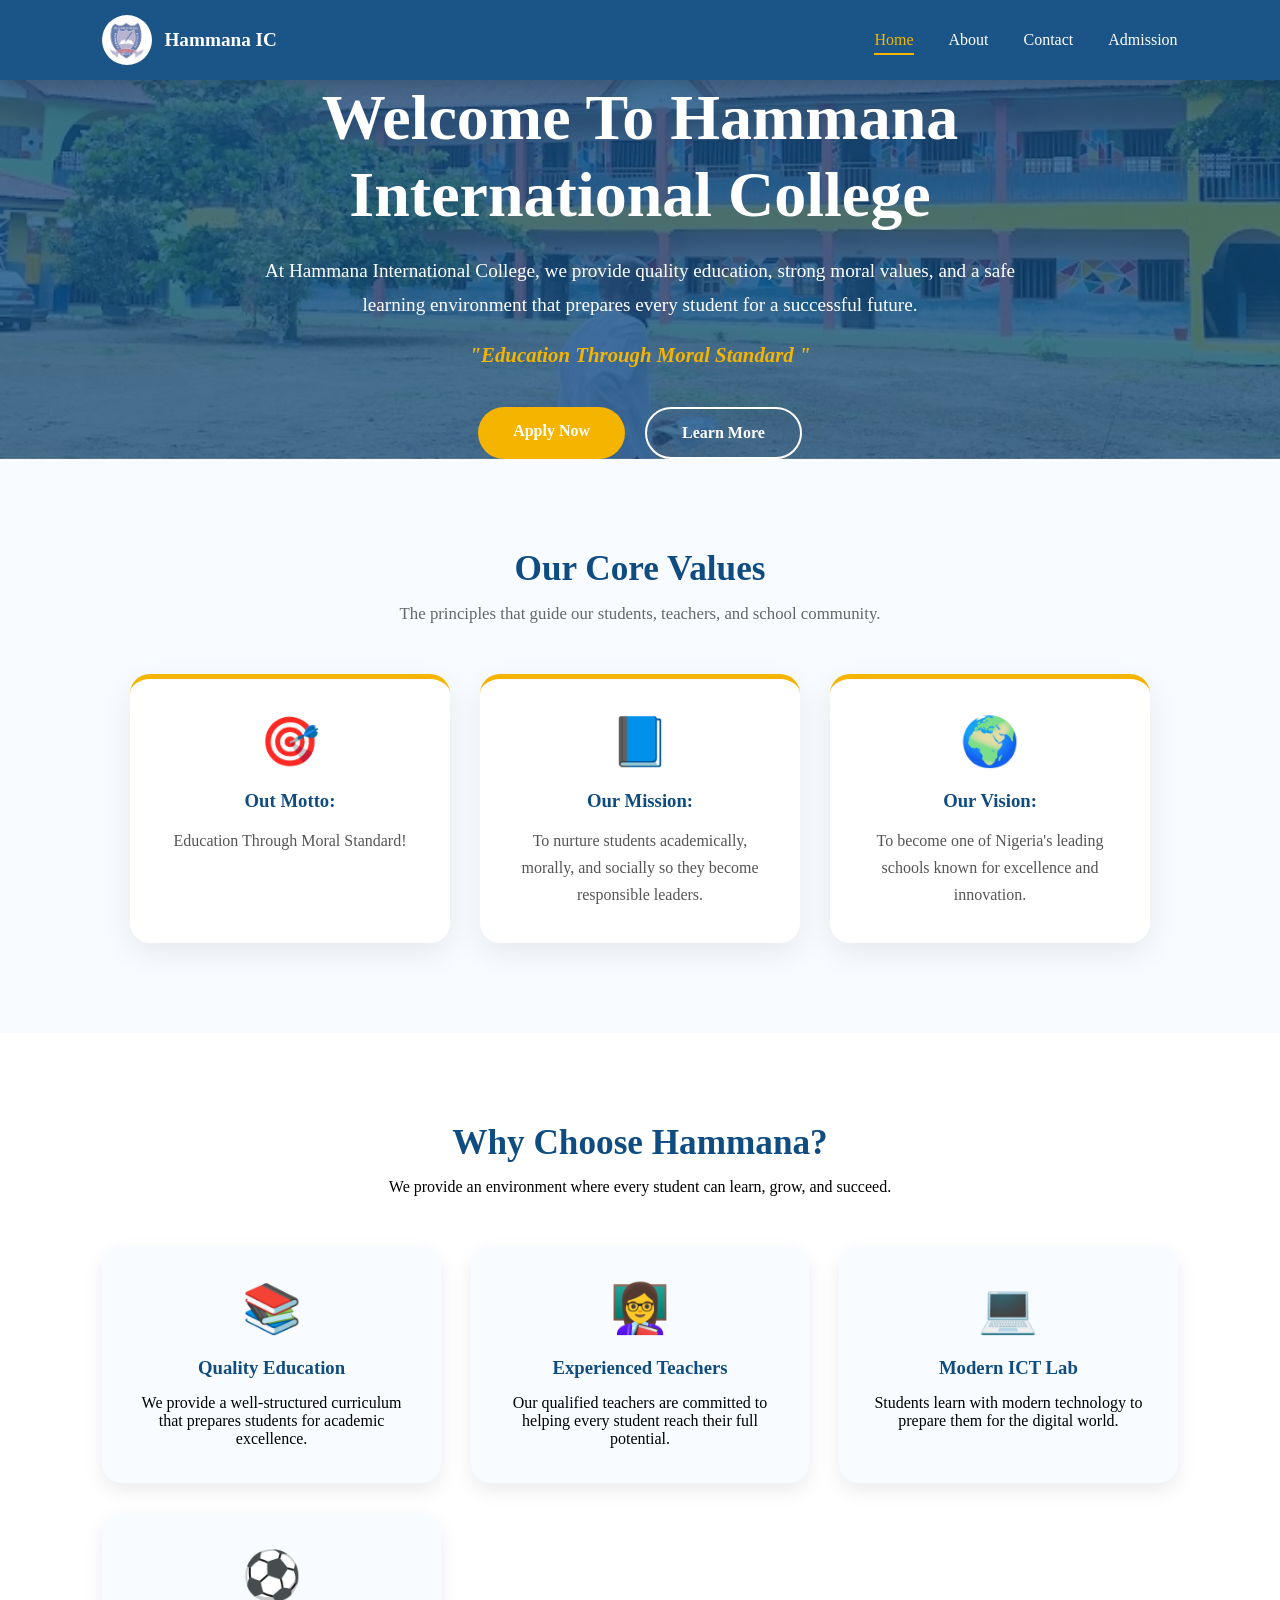
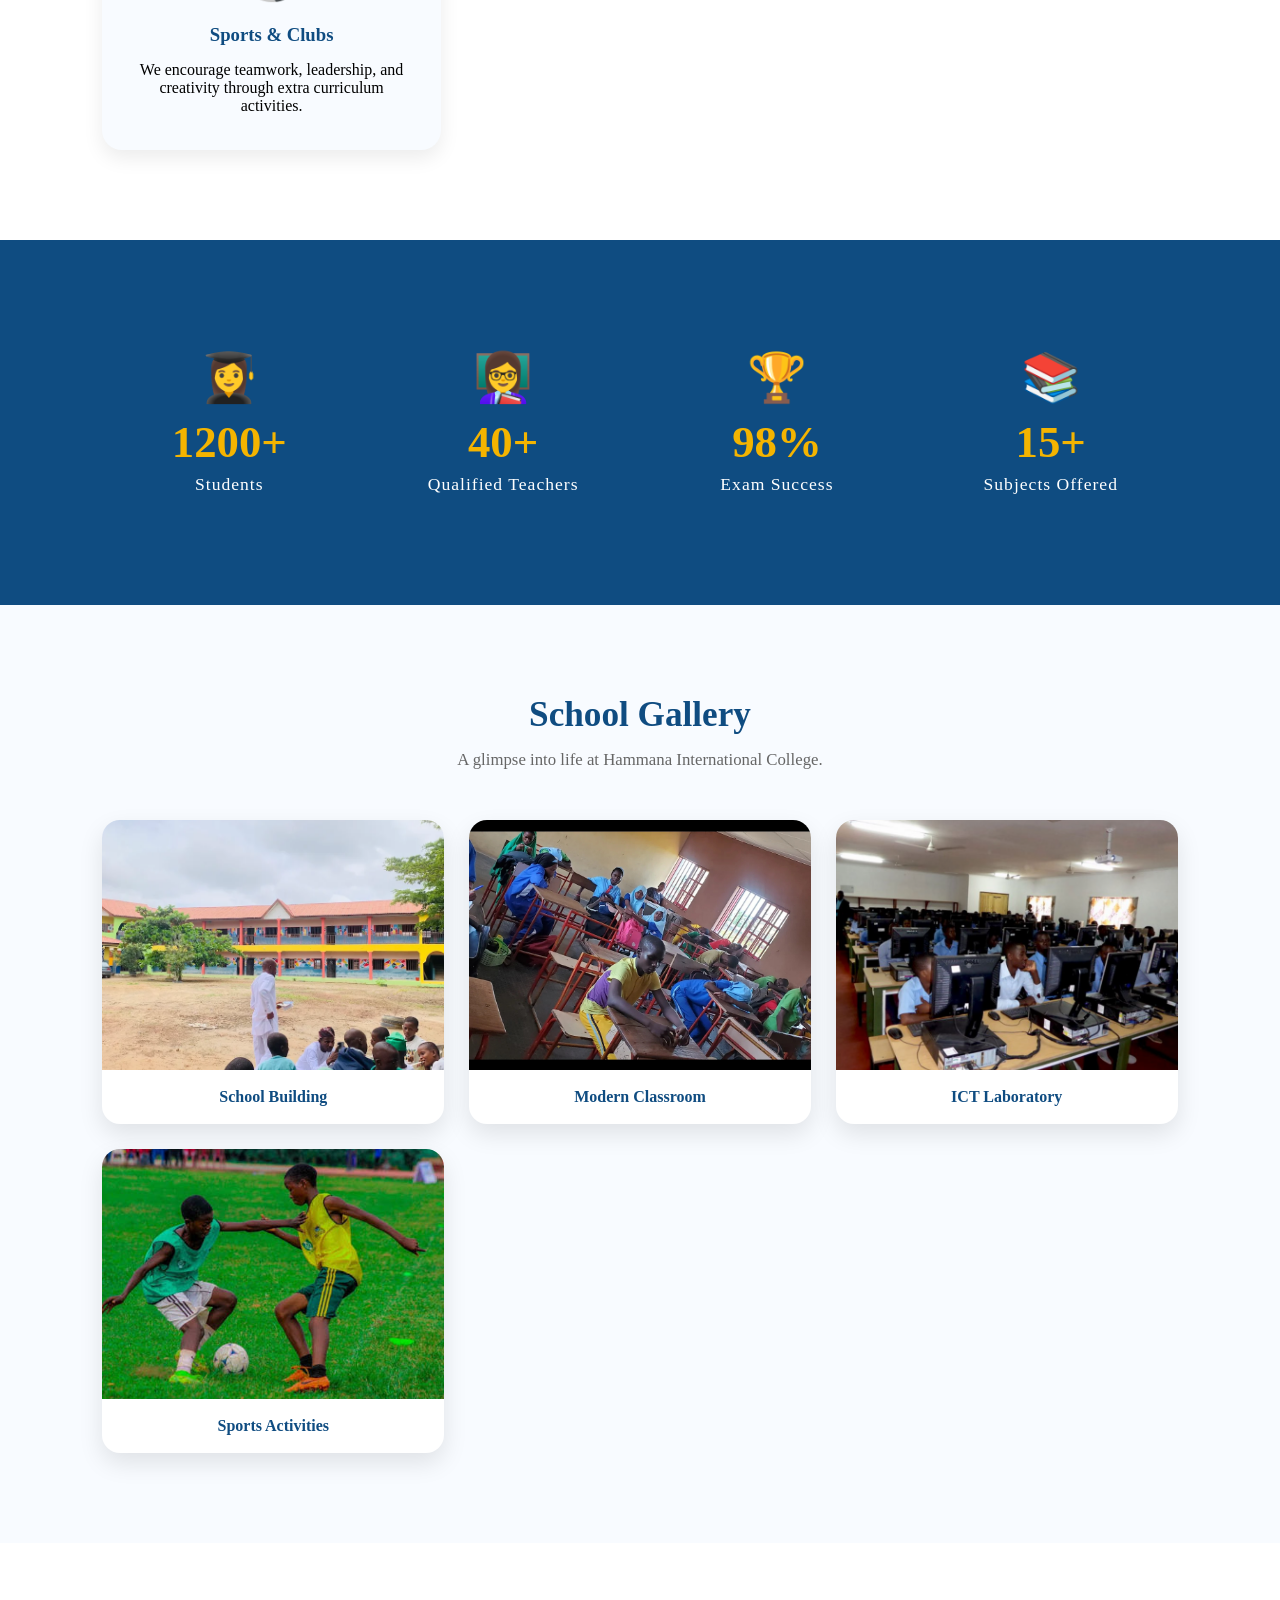
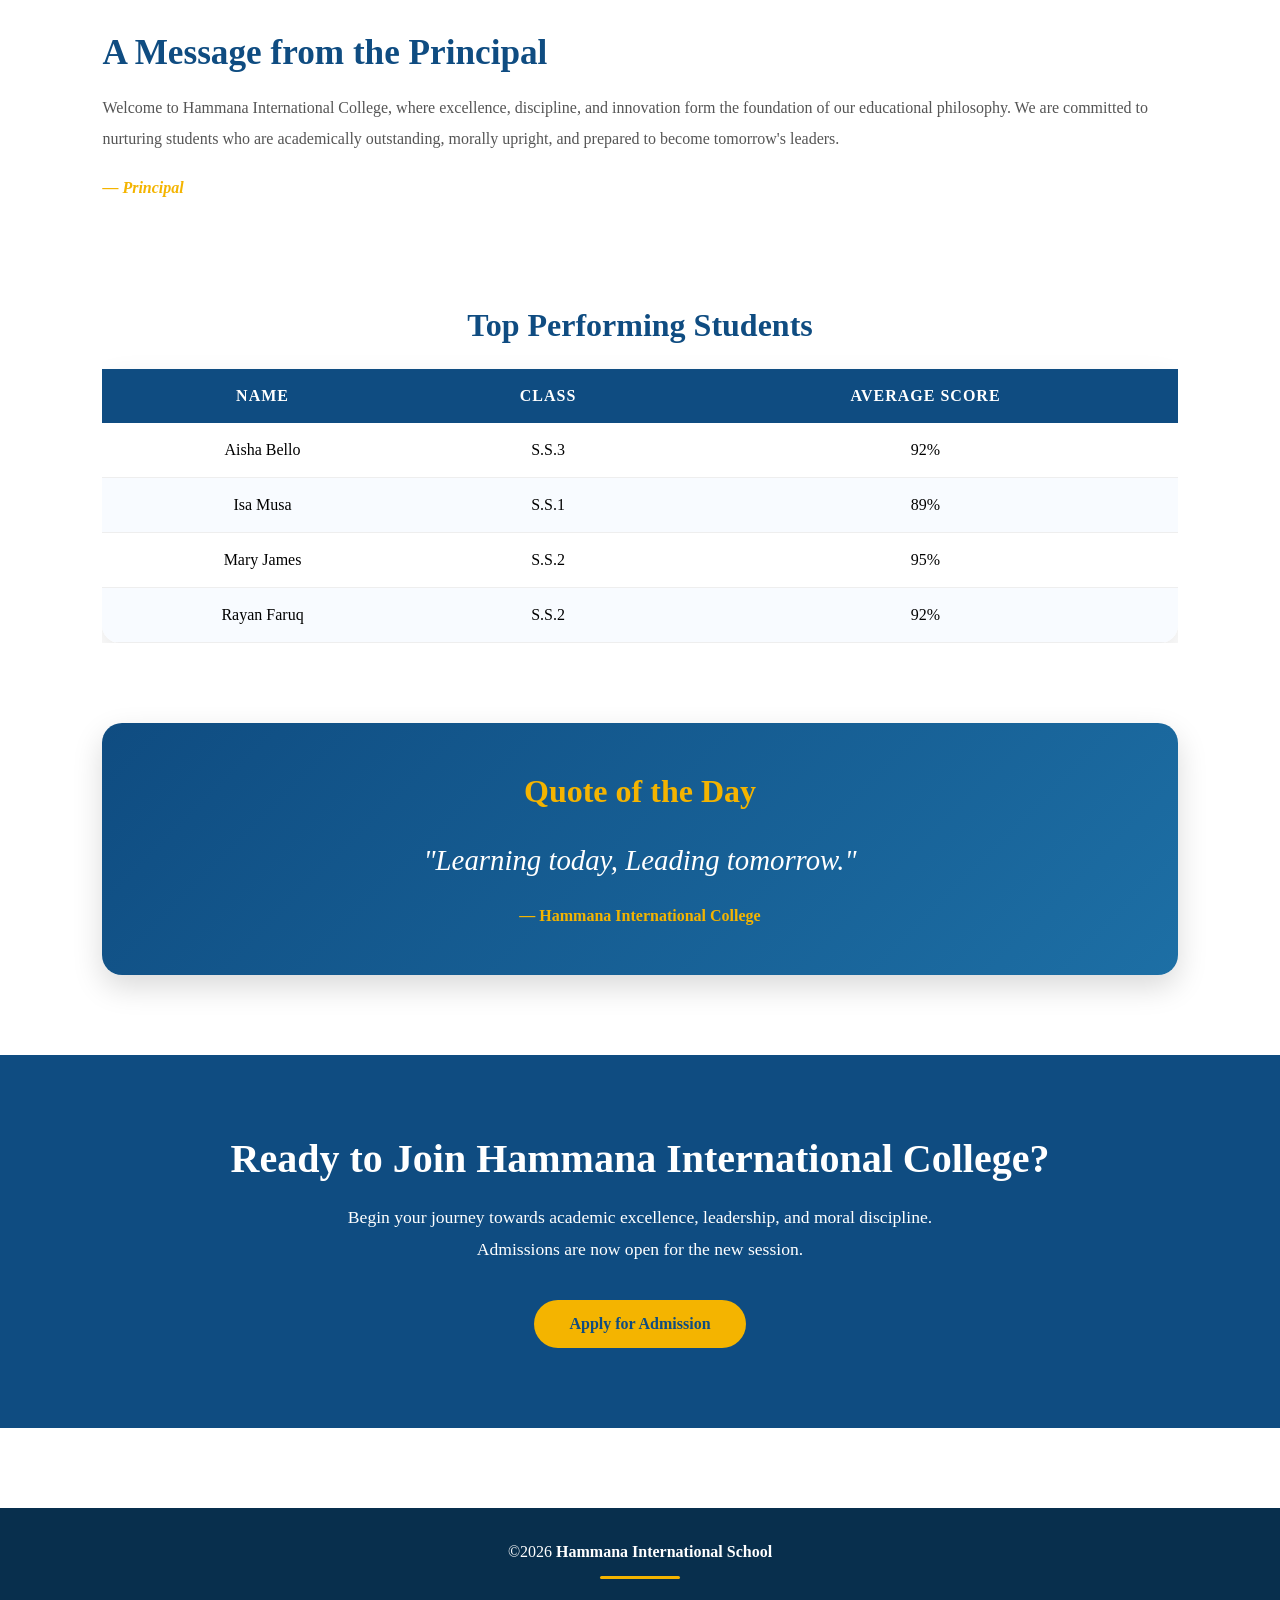
<file: index.html>
<!DOCTYPE html>
<html lang="en">
<head>
    <meta charset="UTF-8">
    <meta name="viewport" content="width=device-width, initial-scale=1.0">
    <title>Hammana website</title>
    <link rel="stylesheet" href="style.css">
    <link rel="icon" type="image/x-icon" href="./img/favicon.png">
</head>
<body>
  <nav class="navbar">

    <a href="index.html" class="logo">
        <img src="./img/hic-logo.png" alt="Hammana Logo">
        <span>Hammana IC</span>
    </a>

    <div class="nav-links">
        <a href="index.html" class="active">Home</a>
        <a href="about.html">About</a>
        <a href="contact.html">Contact</a>
        <a href="admission.html">Admission</a>
    </div>

</nav>
<header class="hero">
   
   <div class="hero-text">
   <h1>Welcome To Hammana International College</h1>
   <p class="hero-description"> At Hammana International College, we provide quality education, strong moral values, and a safe learning environment that prepares every student for a successful future.</p>
   <p class="hero-motto">
       "Education Through Moral Standard "
   </p>
   <div class="hero-links">
       <a href="admission.html" class="pri-btn">Apply Now</a>
       <a href="about.html" class="sec-btn">Learn More</a>
   </div>
   </div>
</header>

<section class="core-values">
     <h2>Our Core Values</h2>
     <p class="section-subtitle">The principles that guide our students, teachers, and school community.</p>
     <div class="values-container">
         <article class="value-card">
             <span class="value-icon">🎯</span>
     <h3>Out Motto:</h3>
     <p>Education Through Moral Standard!</p>
     </article>
     <article class="value-card">
             <span class="value-icon">📘</span>
     <h3>Our Mission:</h3>
     <p>To nurture students academically, morally, and socially so they become responsible leaders.</p>
     </article>
     <article class="value-card">
             <span class="value-icon">🌍</span>
     <h3>Our Vision:</h3>
     <p>To become one of Nigeria's leading schools known for excellence and innovation.</p>
       </article>
     </div>
 </section>
 <!-- Why Choose Us-->
 <section class="why-us">
     <h2>Why Choose Hammana?</h2>
     <p class="section-title">We provide an environment where every student can learn, grow, and succeed.</p>
     <div class="why-grid">
         <article class="why-card">
             <span class="why-icon">📚</span>
             <h3>Quality Education</h3>
             <p>We provide a well-structured curriculum that prepares students for academic excellence.</p>
         </article>
         <article class="why-card">
             <span class="why-icon">👩‍🏫</span>
             <h3>Experienced Teachers</h3>
             <p>Our qualified teachers are committed to helping every student reach their full potential.</p>
         </article>
         <article class="why-card">
             <span class="why-icon">💻</span>
             <h3>Modern ICT Lab</h3>
             <p>Students learn with modern technology to prepare them for the digital world.</p>
         </article>
         <article class="why-card">
             <span class="why-icon">⚽</span>
             <h3>Sports & Clubs</h3>
             <p>We encourage teamwork, leadership, and creativity through extra curriculum activities.</p>
         </article>
     </div>
 </section>
 <!-- School Statistics-->
 <section class="stats">
     <div class="stat-card">
         <span class="stat-icon">👩‍🎓</span>
         <h2>1200+</h2>
         <p>Students</p>
      </div>
      <div class="stat-card">
         <span class="stat-icon">👩‍🏫</span>
         <h2>40+</h2>
         <p>Qualified Teachers</p>
     </div>
     <div class="stat-card">
         <span class="stat-icon">🏆</span>
         <h2>98%</h2>
         <p>Exam Success</p>
     </div>
     <div class="stat-card">
         <span class="stat-icon">📚</span>
         <h2>15+</h2>
         <p>Subjects Offered</p>
     </div>
 </section>
 <!-- Gallery -->
 <section class="gallery">
     <h2>School Gallery</h2>
     <p class="section-subtitle">A glimpse into life at Hammana International College.</p>
     <div class="gallery-grid">
     <figure class="gallery-item">
       <img src="./img/hammana.png" alt="School Building">
       <figcaption>School Building</figcaption>
     </figure>
     <figure class="gallery-item">
       <img src="./img/classroom.png" alt="Classroom">
       <figcaption>Modern Classroom</figcaption>
     </figure>
     <figure class="gallery-item">
       <img src="./img/ict.png" alt="ICT Lab">
       <figcaption>ICT Laboratory</figcaption>
     </figure>
     <figure class="gallery-item">
       <img src="./img/sports.png" alt="Sports">
       <figcaption>Sports Activities</figcaption>
     </figure>
     </div>
 </section>
 <section class="principal">
    <div class="principal-content">
      <h2>A Message from the Principal</h2>
       <p>Welcome to Hammana International College, where excellence, discipline, and innovation form the foundation of our educational philosophy. We are committed to nurturing students who are academically outstanding, morally upright, and prepared to become tomorrow's leaders.
        </p>
        <h4>— Principal</h4>
     </div>
 </section>
     <div class="table-container">
       <table class="students-table">
           <caption>Top Performing Students</caption>
           <thead>
           <tr>
               <th>Name</th>
               <th>Class</th>
               <th>Average score</th>
           </tr>
           </thead>
           <tbody>
           <tr>
               <td>Aisha Bello</td>
               <td>S.S.3</td>
               <td>92%</td>
           </tr>
           <tr>
               <td>Isa Musa</td>
               <td>S.S.1</td>
               <td>89%</td>
           </tr>
           <tr>
               <td>Mary James</td>
               <td>S.S.2</td>
               <td>95%</td>
           </tr>
           <tr>
               <td>Rayan Faruq</td>
               <td>S.S.2</td>
               <td>92%</td>
           </tr>
          </tbody>
       </table>
     </div>
     <section class="quote-section">
    <h2>Quote of the Day</h2>
    <blockquote>
        "Learning today, Leading tomorrow."
    </blockquote>
    <p class="quote-author">— Hammana International College</p>
</section>
       <section class="cta">
    <h2>Ready to Join Hammana International College?</h2>
    <p>Begin your journey towards academic excellence, leadership, and moral discipline. Admissions are now open for the new session.
    </p>
    <a href="admission.html" class="cta-btn">Apply for Admission</a>
</section>
       
       
       <footer class="footer">
           <p>&copy;2026
           <a href="https://hammana.com"target="_blank">Hammana International School</a></p>
       </footer>
</body>
</html>
</file>
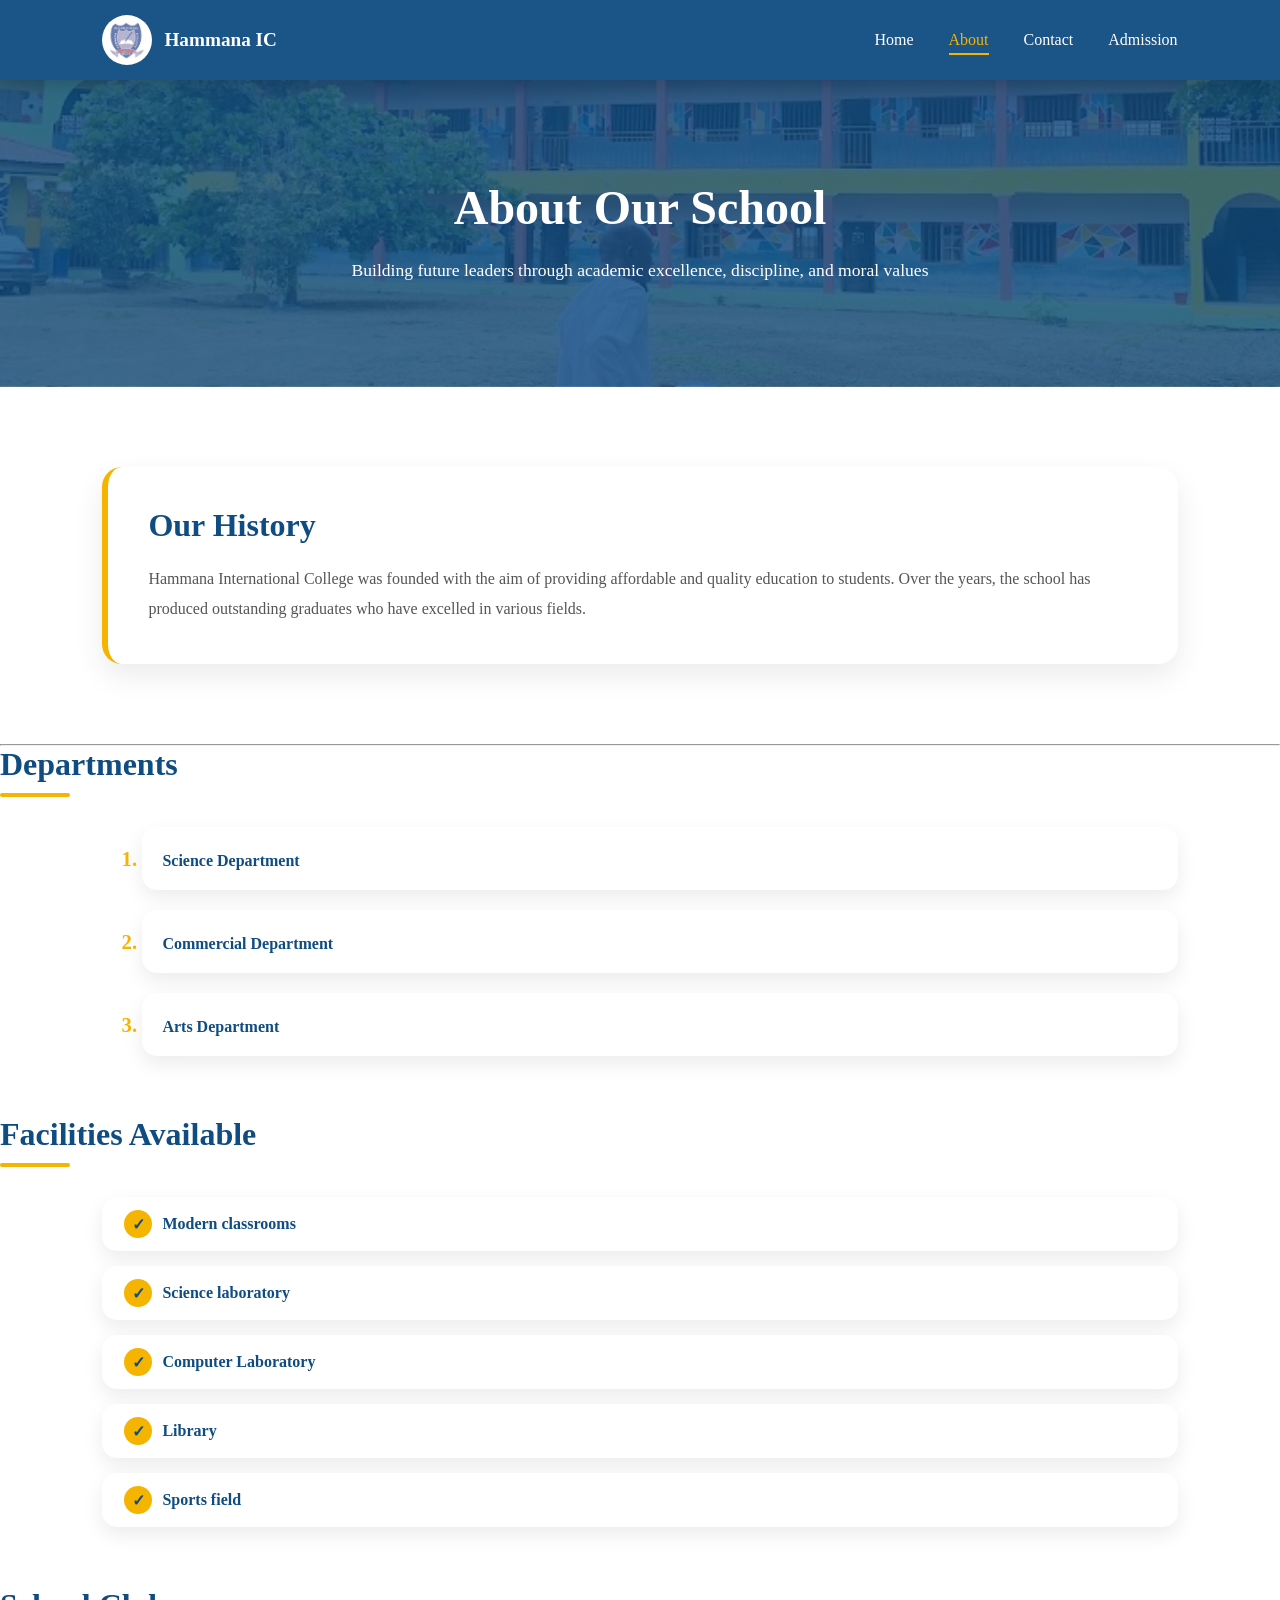
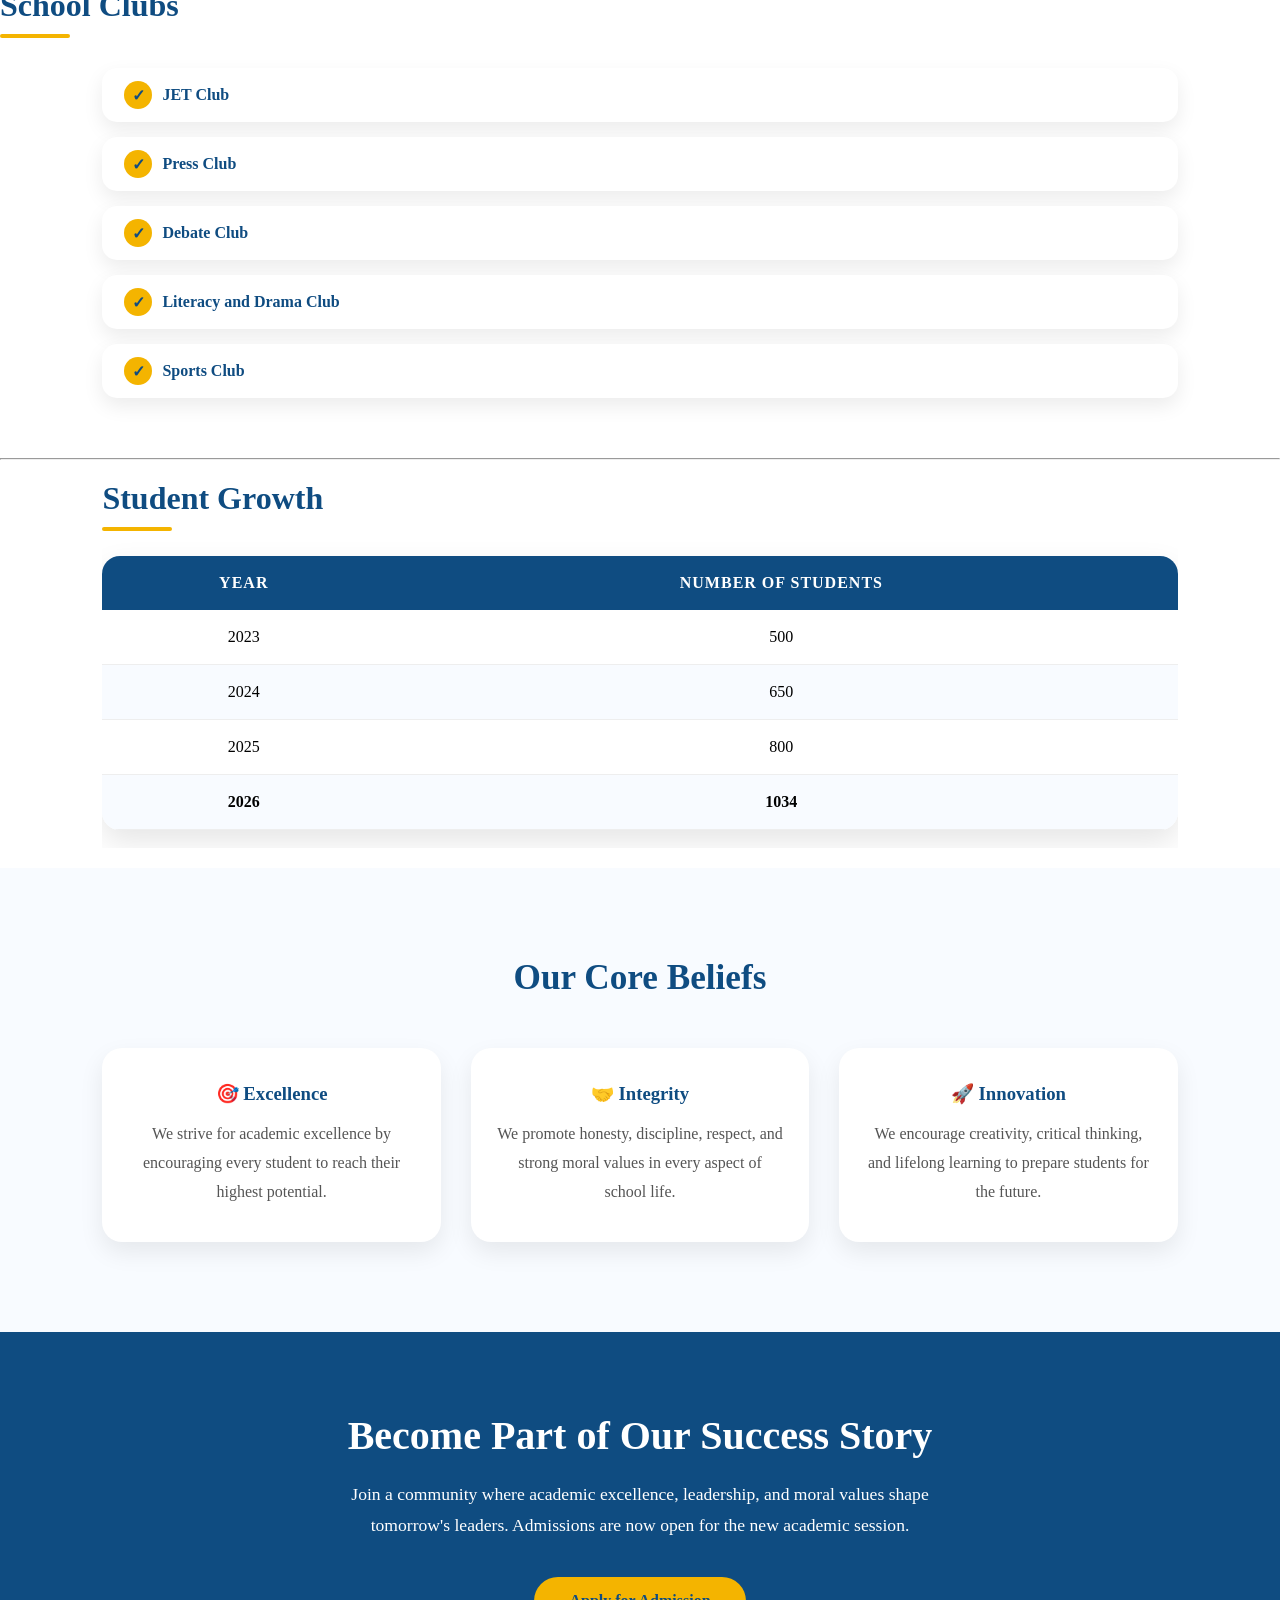
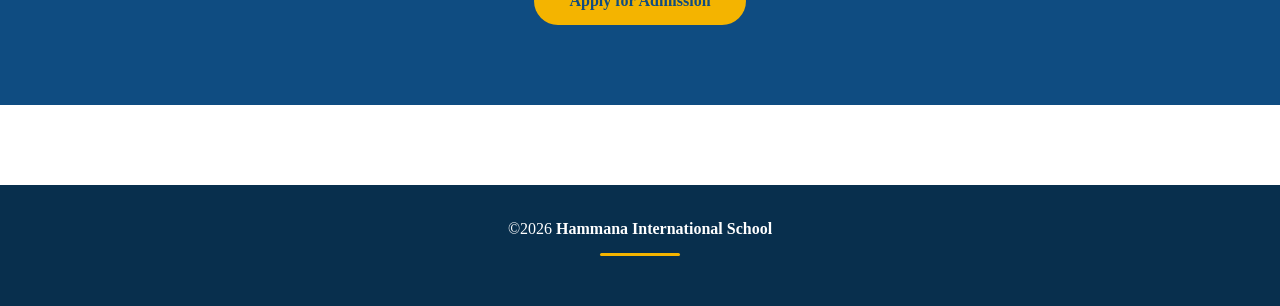
<file: about.html>
<!DOCTYPE html>
<html lang="en">
<head>
    <meta charset="UTF-8">
    <meta name="viewport" content="width=device-width, initial-scale=1.0">
    <title>Hammana website</title>
    <link rel="stylesheet" href="style.css">
    <link rel="icon" type="image/x-icon" href="./img/favicon.png">
</head>
<body>
  <nav class="navbar">

    <a href="index.html" class="logo">
        <img src="./img/hic-logo.png" alt="Hammana Logo">
        <span>Hammana IC</span>
    </a>

    <div class="nav-links">
        <a href="index.html">Home</a>
        <a href="about.html" class="active">About</a>
        <a href="contact.html">Contact</a>
        <a href="admission.html">Admission</a>
    </div>
  </nav>
  <header class="page-hero">
    <h1>About Our School</h1> 
    <p>Building future leaders through academic excellence, discipline, and moral values</p>
  </header>
  <main>
    <article>
      <section class="history">
        <div class="history-card">
          <h2>Our History</h2>
          <p>Hammana International College was founded with the aim of providing affordable and quality education to students. Over the years, the school has produced outstanding graduates who have excelled in various fields.</p>
          </div>
      </section><hr>
      
      <section class="abt-sec">
        <h3>Departments</h3>
          <ol class="dept-list">
            <li>Science Department</li>
            <li>Commercial Department</li>
            <li>Arts Department</li>
          </ol>
        <h3>Facilities Available</h3>
          <ul class="about-list">
            <li>Modern classrooms</li>
            <li>Science laboratory</li>
            <li>Computer Laboratory</li>
            <li>Library</li>
            <li>Sports field</li>
          </ul>
        <h3>School Clubs</h3>
          <ul class="about-list">
            <li>JET Club</li>
            <li>Press Club</li>
            <li>Debate Club</li>
            <li>Literacy and Drama Club</li>
            <li>Sports Club</li>
          </ul>
      </section><hr>
      <section class="table-container">
          <h3 id="s-g">Student Growth</h3>
        <table class="growth-table">
            
          <thead>
            <tr>
              <th>Year</th>
              <th>Number of students</th>
            </tr>
          </thead>
          <tbody>
            <tr>
              <td>2023</td>
              <td>500</td>
            </tr>
            <tr>
              <td>2024</td>
              <td>650</td>
            </tr>
            <tr>
              <td>2025</td>
              <td>800</td>
            </tr>
            <tr class="current-year">
              <td>2026</td>
              <td>1034</td>
            </tr>
          </tbody>
        </table><br>
      </section>
    </article>
    <section class="beliefs">

    <h2>Our Core Beliefs</h2>

    <div class="belief-grid">
       <div class="belief-card">
            <h3>🎯 Excellence</h3>
            <p>We strive for academic excellence by encouraging every student to reach their highest potential.
            </p>
        </div>

        <div class="belief-card">
            <h3>🤝 Integrity</h3>
            <p>We promote honesty, discipline, respect, and strong moral values in every aspect of school life.
            </p>
        </div>

        <div class="belief-card">
            <h3>🚀 Innovation</h3>
            <p>We encourage creativity, critical thinking, and lifelong learning to prepare students for the future.
            </p>
        </div>
    </div>
</section>
<section class="cta">
    <h2>Become Part of Our Success Story</h2>

    <p>
        Join a community where academic excellence, leadership, and moral values
        shape tomorrow's leaders. Admissions are now open for the new academic session.
    </p>

    <a href="admission.html" class="cta-btn">Apply for Admission</a>
</section>
  </main>
  <footer class="footer">
           <p>&copy;2026
           <a href="https://hammana.com"target="_blank">Hammana International School</a></p>
       </footer>
</body>
</html>
</file>
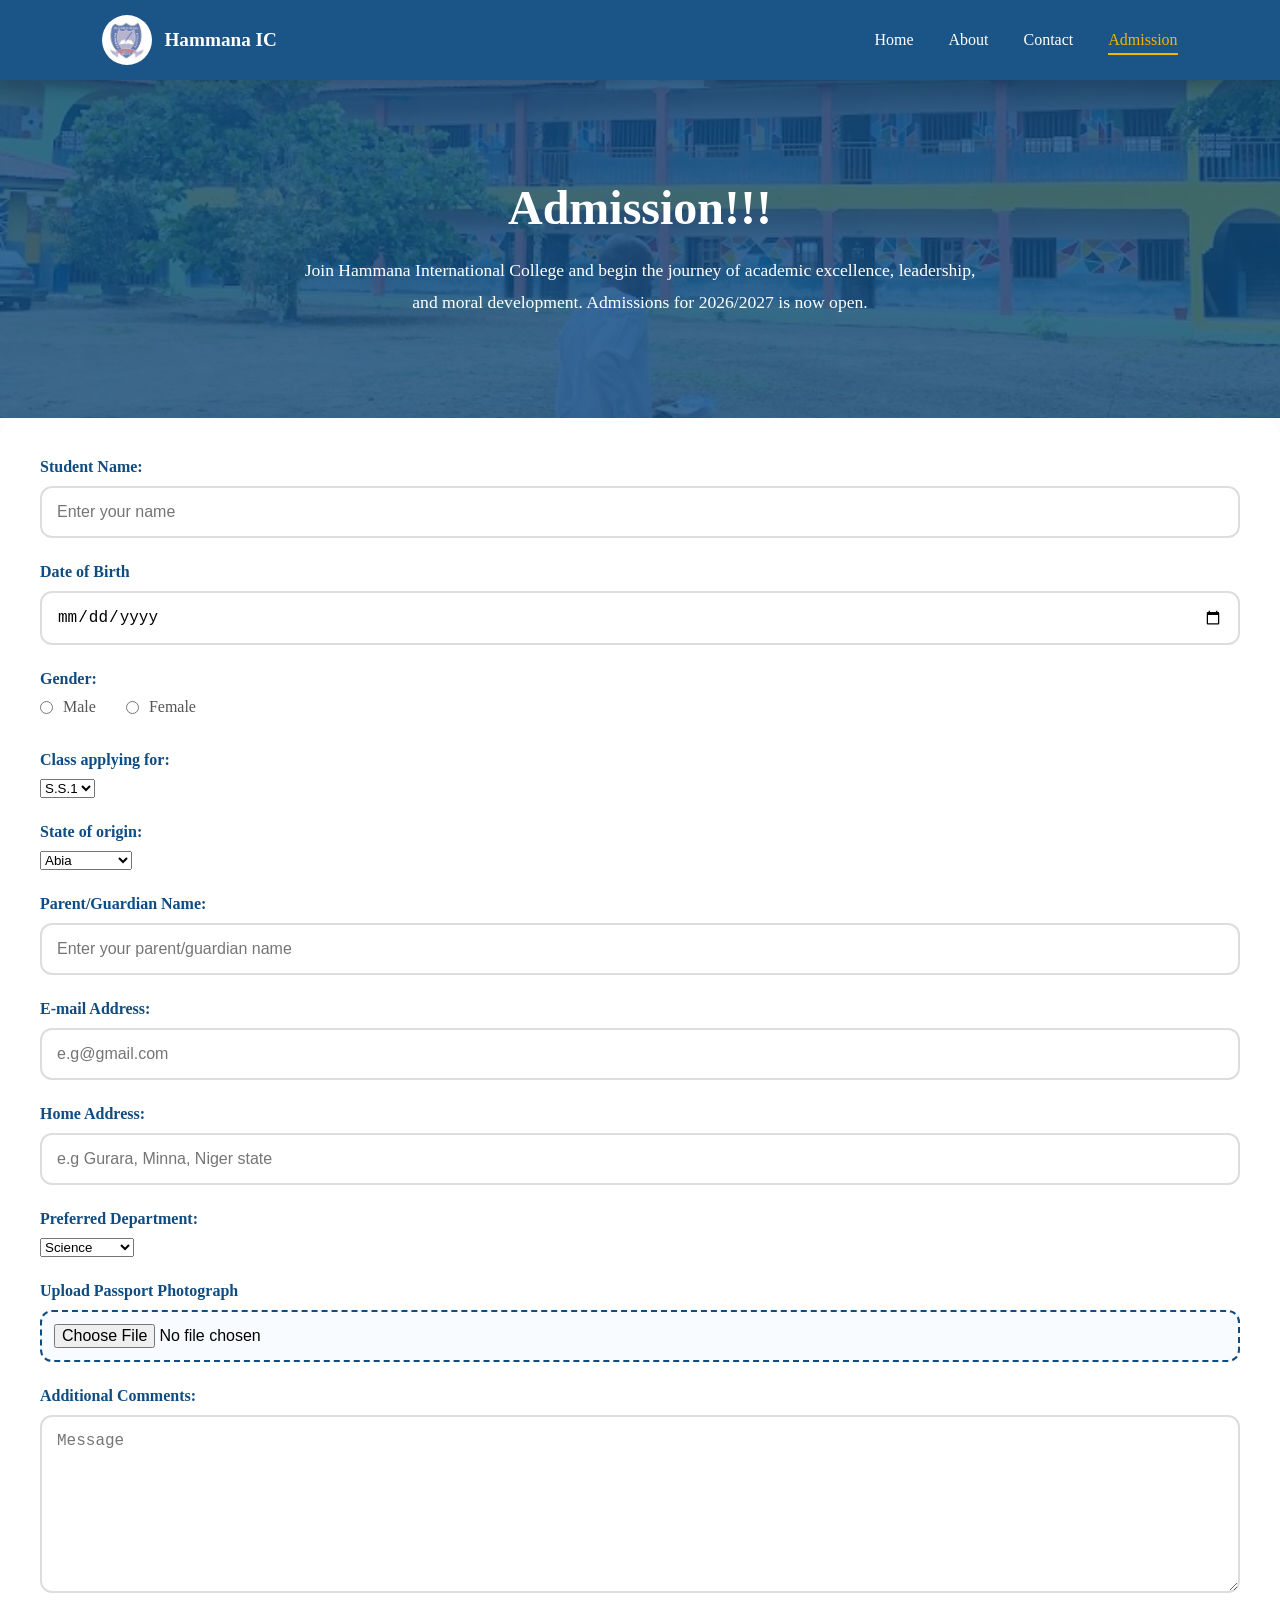
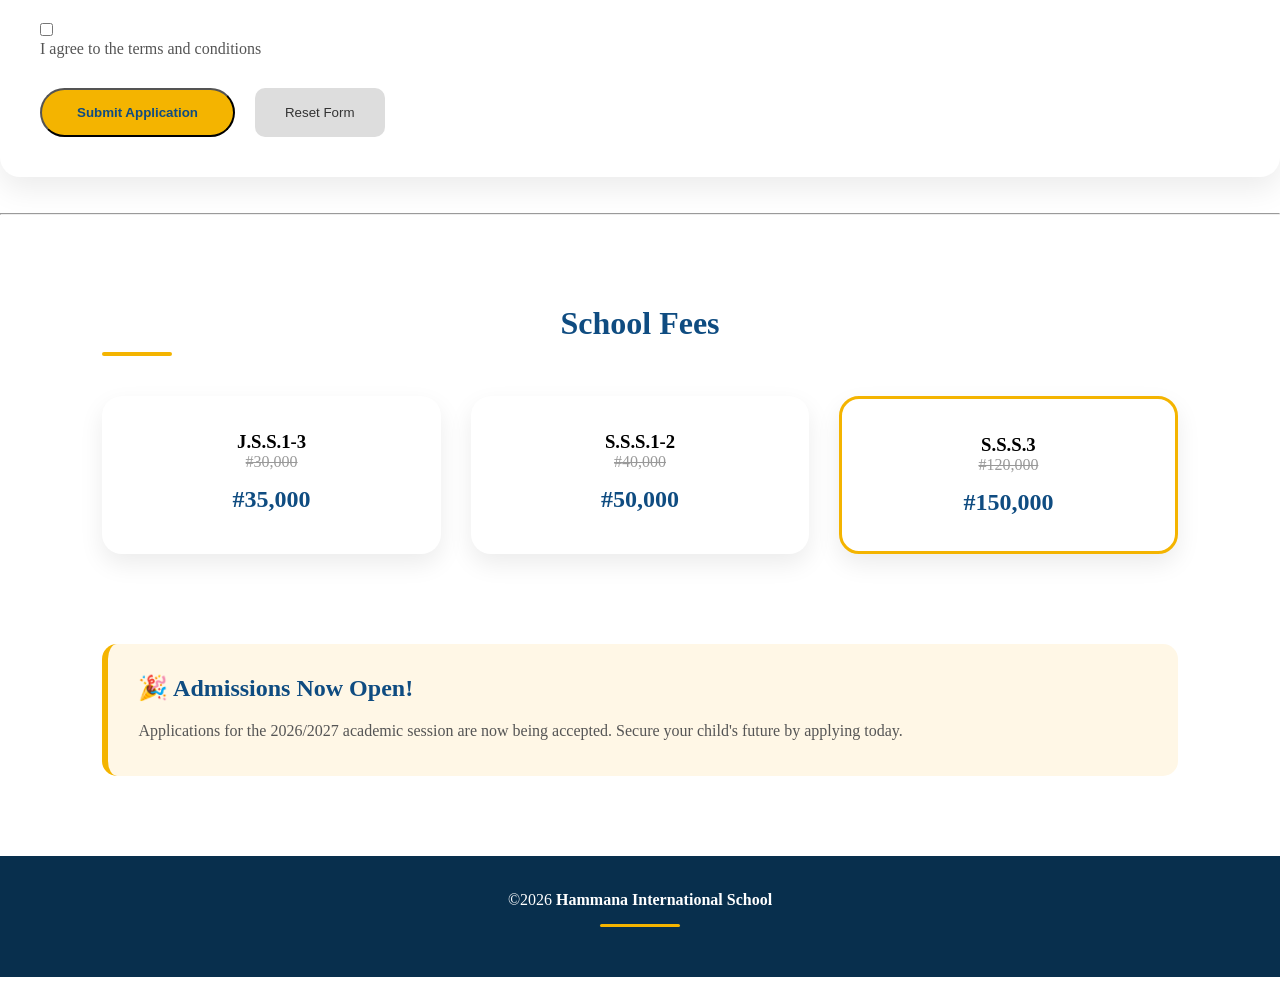
<file: admission.html>
<!DOCTYPE html>
<html lang="en">
<head>
    <meta charset="UTF-8">
    <meta name="viewport" content="width=device-width, initial-scale=1.0">
    <title>Hammana website</title>
    <link rel="stylesheet" href="style.css">
    <link rel="icon" type="image/x-icon" href="./img/favicon.png">
</head>
<body>
  <nav class="navbar">

    <a href="index.html" class="logo">
        <img src="./img/hic-logo.png" alt="Hammana Logo">
        <span>Hammana IC</span>
    </a>

    <div class="nav-links">
        <a href="index.html">Home</a>
        <a href="about.html">About</a>
        <a href="contact.html">Contact</a>
        <a href="admission.html" class="active">Admission</a>
    </div>

</nav>
<header class="page-hero">
  <h1>Admission!!!</h1>
  <p>Join Hammana International College and begin the journey of academic excellence, leadership, and moral development. Admissions for 2026/2027 is now open.</p>
  </header>
  <form class="form-container">
      <div class="form-group">
      <label for="name">Student Name:</label>
      <input type="text"id="name"name="name"placeholder="Enter your name">
      </div>
      <div class="form-group">
      <label for="dob">Date of Birth</label>
      <input type="date"id="dob"name="dob" placeholder="Choose your date of birth">
      </div>
       <div class="form-group">
        <label>Gender:</label>
        <div class="radio-group">
      <label>
<input type="radio"id="male" name="gender"> Male</label>
<label>
<input type="radio"id="female" name="gender">
 Female</label>
   </div>
 </div>
 <div class="form-group">
 <label for="class">Class applying for:</label>
   <select>
       <option>S.S.1</option>
       <option>S.S.2</option>
       <option>S.S.3</option>
   </select>
   </div>
   <div class="form-group">
   <label for="state">State of origin:</label>
       <select>
                 <option>Abia</option>
                 <option>Adamawa</option>
                 <option>Akwa Ibom</option>
                 <option>Anambra</option>
                 <option>Bauchi</option>
                 <option>Bayelsa</option>
                 <option>Benue</option>
                 <option>Borno</option>
                 <option>Calabar</option>
                 <option>Cross River</option>
                 <option>Delta</option>
                 <option>Ebonyi</option>
                 <option>Edo</option>
                 <option>Ekiti</option>
                 <option>Enugu</option>
                 <option>Gombe</option>
                 <option>Imo</option>
                 <option>Jigawa</option>
                 <option>Kaduna</option>
                 <option>Kano</option>
                 <option>Katsina</option>
                 <option>Kebbi</option>
                 <option>Kogi</option>
                 <option>Kwara</option>
                 <option>Lagos</option>
                 <option>Nasarawa</option>
                 <option>Niger</option>
                 <option>Ogun</option>
                 <option>Ondo</option>
                 <option>Osun</option>
                 <option>Oyo</option>
                 <option>Plateau</option>
                 <option>Riverd</option>
                 <option>Sokoto</option>
                 <option>Taraba</option>
                 <option>Yobe</option>
                 <option>Zamfara</option>
                 <option>FCT Abuja</option>
             </select>
             </div>
             <div class="form-group">
       <label for="parent">Parent/Guardian Name:</label>
       <input type="text"id="parent"name="parent" placeholder="Enter your parent/guardian name">
       </div>
       <div class="form-group">
       <label for="email">E-mail Address:</label>
       <input type="email"id="email"name="email"placeholder="e.g@gmail.com">
       </div>
       <div class="form-group">
       <label for="home-address">Home Address:</label>
       <input type="address"id="home-address"name="home-address"placeholder="e.g Gurara, Minna, Niger state">
       </div>
       <div class="form-group">
       <label for="department">Preferred Department:</label>
       <select>
           <option>Science</option>
           <option>Art</option>
           <option>Commercial</option>
       </select>
       </div>
       <div class="form-group">
       <label for="passport">Upload Passport Photograph</label>
       <input type="file"id="passport"name="passport">
       </div>
       <div class="form-group">
       <label for="comments">Additional Comments:</label>
       <textarea id="comments"name="comments"placeholder="Message" rows="8"></textarea>
       
       </div>
       <div class="checkbox-group">
       <input type="checkbox" id="agree" name="agree">
  <label for="agree">I agree to the terms and conditions</label>
      </div>
      <div class="form-buttons">
    <button type="submit" class="cta-btn">
        Submit Application
    </button>
    <button type="reset" class="reset-btn">
        Reset Form
    </button>
</div>
  </form><br><br>
  
  <hr>
  <section class="fees">
      <div class="abt-sec">
  <h3>School Fees</h3>
  </div>
  <div class="fees-grid">
      <div class="fee-card">
      <h3>J.S.S.1-3</h3>
  <p class="old-price">#30,000</p>
  <h2>#35,000</h2>
  </div>
  <div class="fee-card">
      <h3>S.S.S.1-2</h3>
      <p class="old-price">#40,000</p>
      <h2>#50,000</h2>
  </div>
  <div class="fee-card featured">
      <h3>S.S.S.3</h3>
      <p class="old-price">#120,000</p>
      <h2>#150,000</h2>
  </div>
  </div>
  </section>
  <section class="admission-notice">
    <h2>🎉 Admissions Now Open!</h2>
    <p>Applications for the 2026/2027 academic session are now being accepted. Secure your child's future by applying today.
    </p>
</section>
  <footer class="footer">
           <p>&copy;2026
           <a href="https://hammana.com"target="_blank">Hammana International School</a></p>
       </footer>
</body>
</html>
</file>
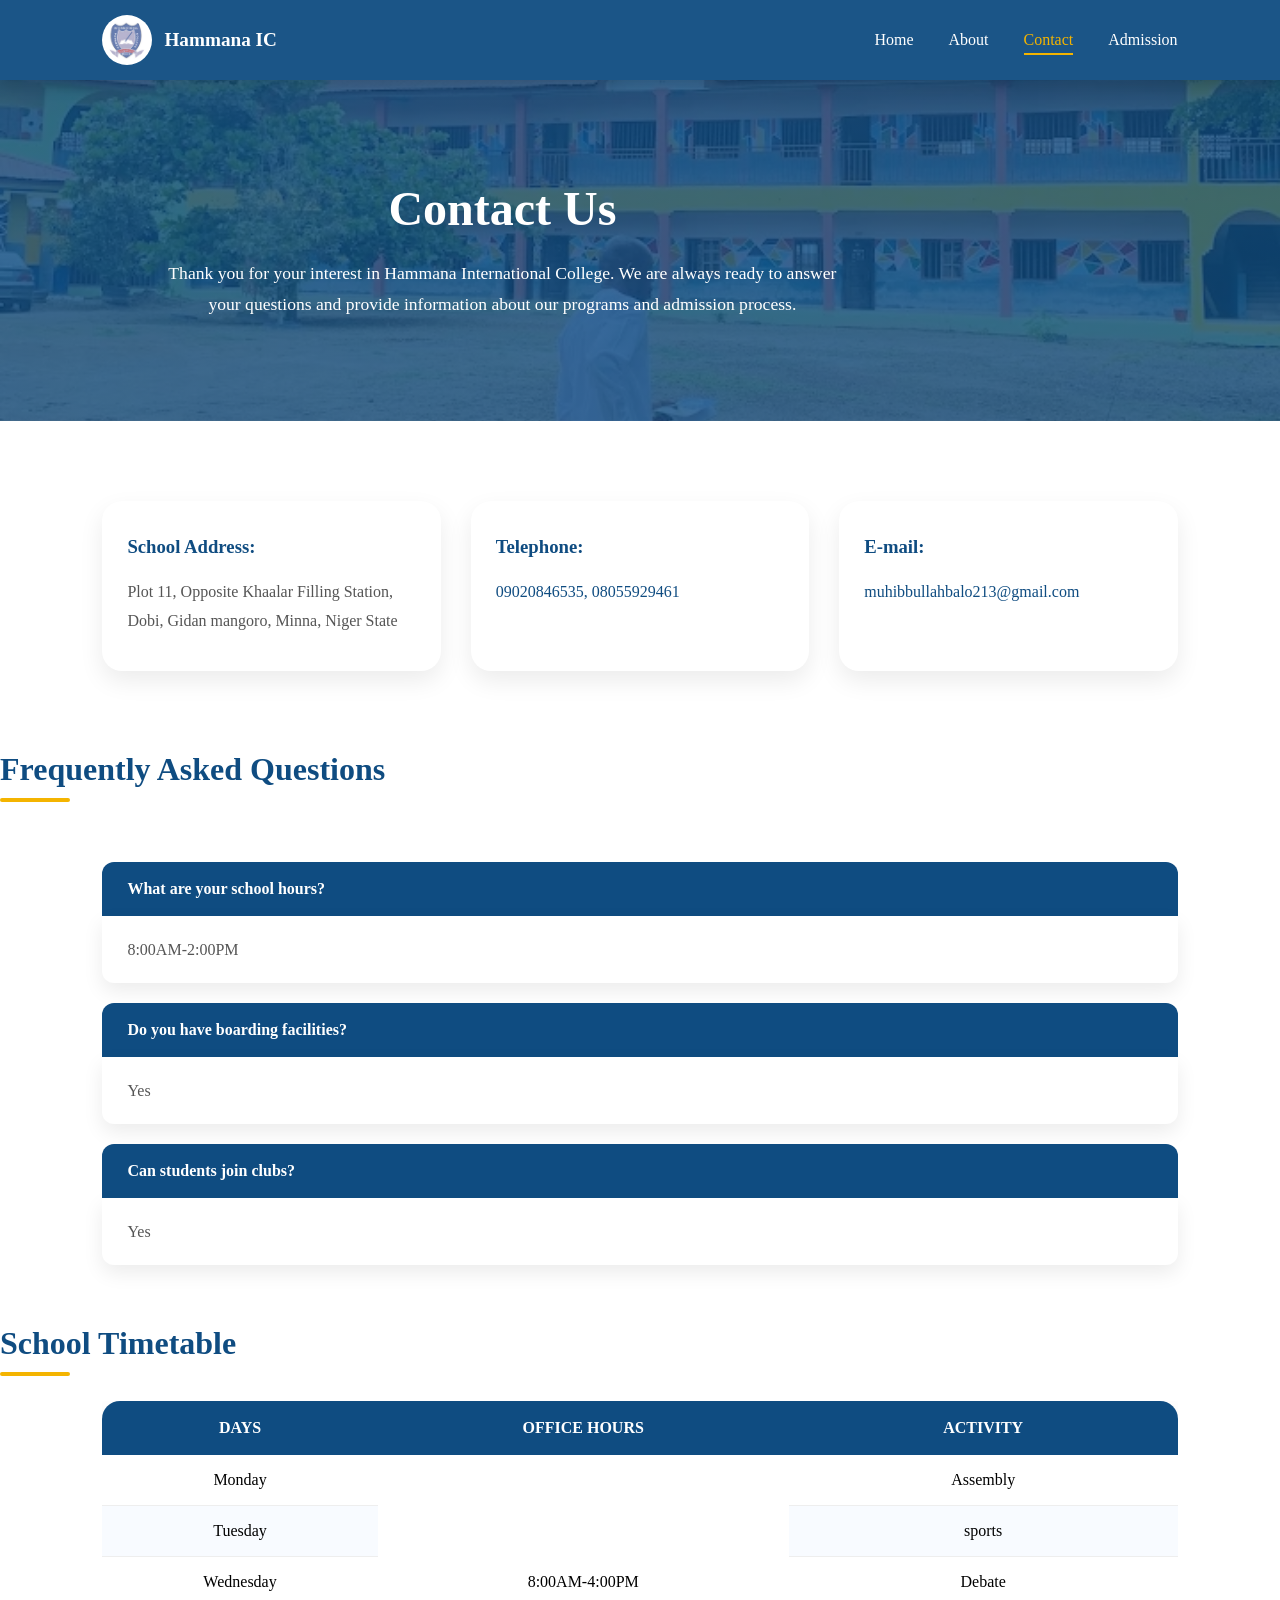
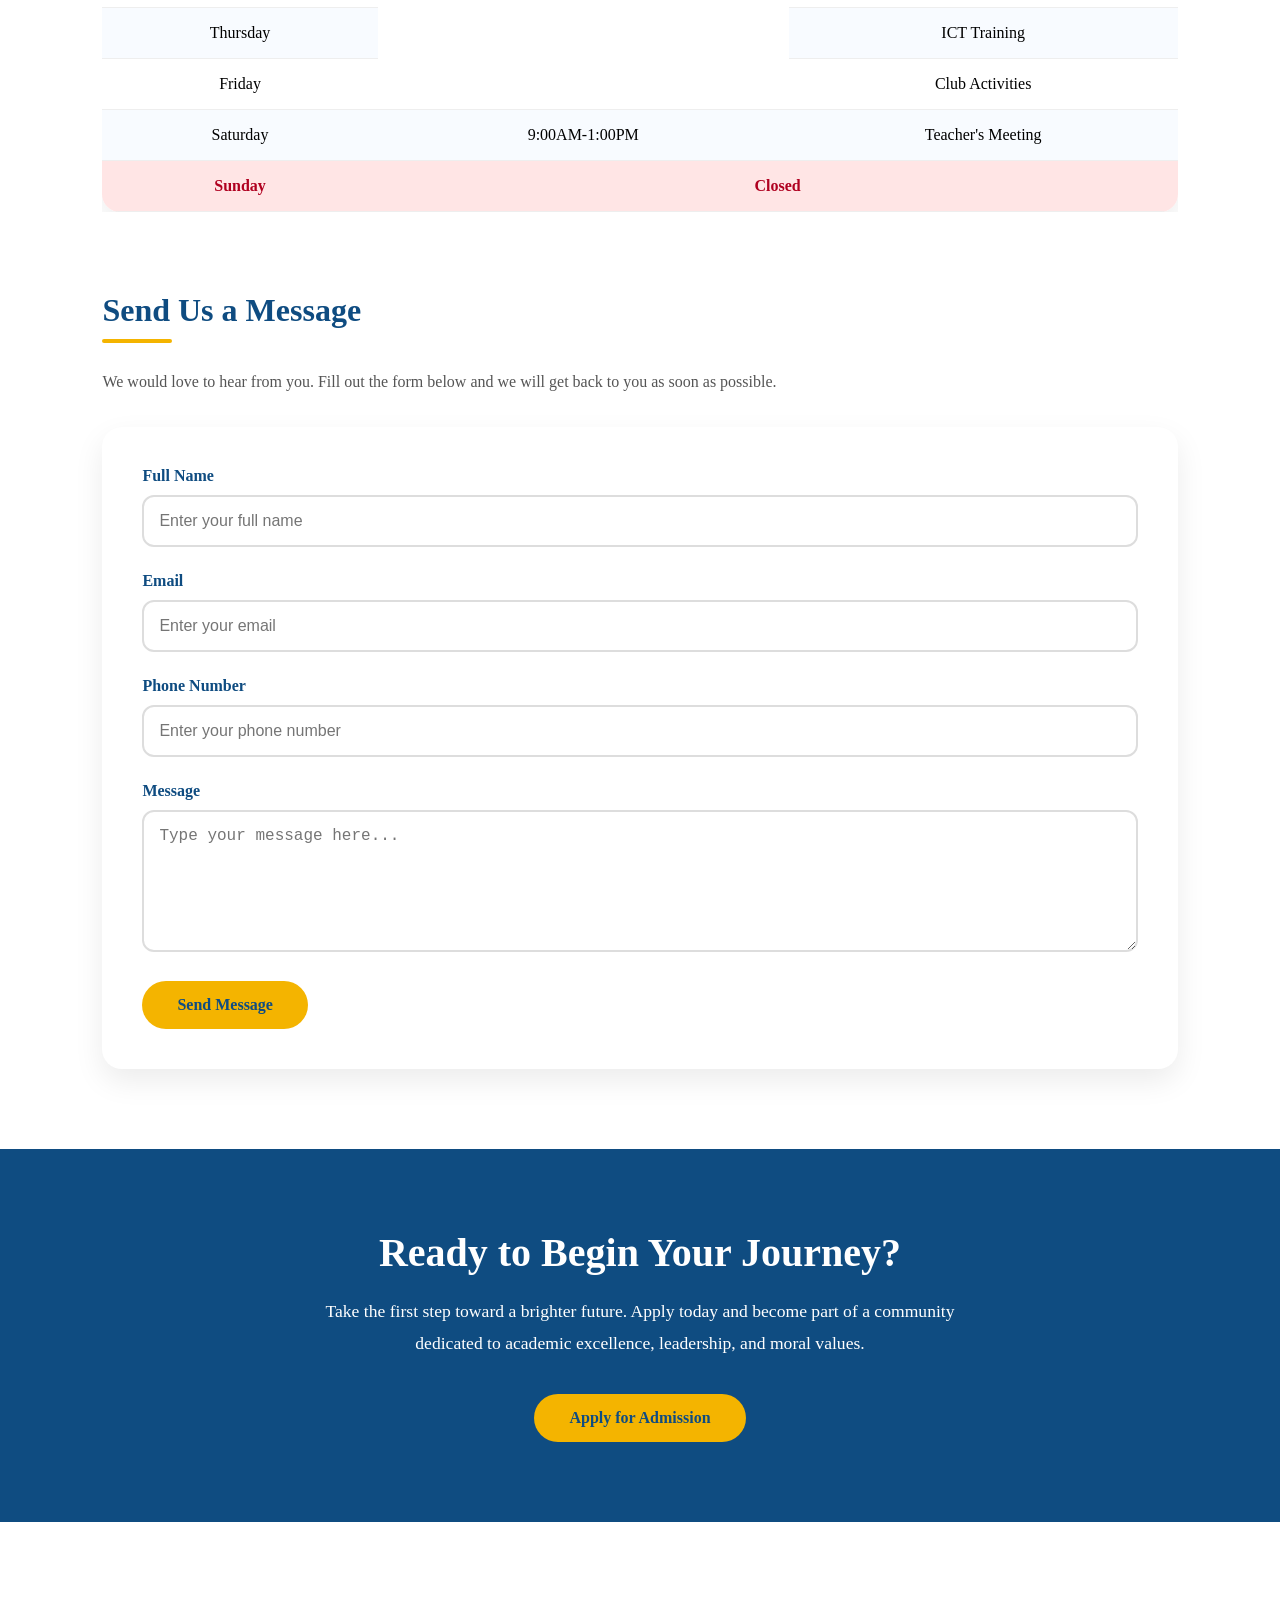
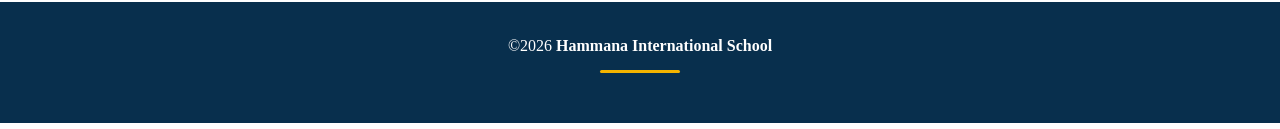
<file: contact.html>
<!DOCTYPE html>
<html lang="en">
<head>
    <meta charset="UTF-8">
    <meta name="viewport" content="width=device-width, initial-scale=1.0">
    <title>Hammana website</title>
    <link rel="stylesheet" href="style.css">
    <link rel="icon" type="image/x-icon" href="./img/favicon.png">
</head>
<body>
  <nav class="navbar">

    <a href="index.html" class="logo">
        <img src="./img/hic-logo.png" alt="Hammana Logo">
        <span>Hammana IC</span>
    </a>

    <div class="nav-links">
        <a href="index.html">Home</a>
        <a href="about.html">About</a>
        <a href="contact.html" class="active">Contact</a>
        <a href="admission.html">Admission</a>
    </div>

</nav>
<header class="page-hero">
    <div class="hero-text">
  <h1>Contact Us</h1>
  <p class="hero-discussion">Thank you for your interest in Hammana International College. We are always ready to answer your questions and provide information about our programs and admission process.</p>
    </div>
  </header>
  <section class="contact-info">
      <div class="contact-card">
  <h3>School Address:</h3>
  <p>Plot 11, Opposite Khaalar Filling Station, Dobi, Gidan mangoro, Minna, Niger State</p>
      </div>
      <div class="contact-card">
  <h3>Telephone:</h3>
  <p>
      <a href="tel:09020846535">09020846535, </a><a href="tel:08055929461">08055929461</a>
      </p>
      </div>
      <div class="contact-card">
  <h3>E-mail:</h3>
  <p>
  <a href="mailto:muhibbullahbalo213@gmail.com">muhibbullahbalo213@gmail.com</a></p>
  </div>
  </section>
  <section class="abt-sec">
  <h3>Frequently Asked Questions</h3>
  <dl class="faq-list">
      <dt>What are your school hours?</dt>
      <dd>8:00AM-2:00PM</dd>
      <dt>Do you have boarding facilities?</dt>
      <dd>Yes</dd>
       <dt>Can students join clubs?</dt>
      <dd>Yes</dd>
   </dl>
   </section>
   <div class="abt-sec">
   <h3>School Timetable</h3>
   </div>
   <div class="table-container">
   <table class="schedule-table">
      <thead> 
       <tr>
           <th>Days</th>
           <th>Office Hours</th>
           <th>Activity</th>
       </tr>
       </thead>
       <tbody>
       <tr>
           <td>Monday</td>
           <td rowspan="5">8:00AM-4:00PM</td>
           <td>Assembly</td>
       </tr>
       <tr>
           <td>Tuesday</td>
           <td>sports</td>
       </tr>
       <tr>
           <td>Wednesday</td>
           <td>Debate</td>
       </tr>
       <tr>
           <td>Thursday</td>
           <td>ICT Training</td>
       </tr>
       <tr>
           <td>Friday</td>
           <td>Club Activities</td>
       </tr>
       <tr>
           <td>Saturday</td>
           <td>9:00AM-1:00PM</td>
           <td>Teacher's Meeting</td>
       </tr>
       <tr class="closed-day">
           <td>Sunday</td>
           <td colspan="2"> Closed</td>
       </tr>
       </tbody>
    </table>
  </div>
   <section class="contact-form-section">
       <div class="abt-sec">
       <h3>Send Us a Message</h3>
       </div>
       <p>We would love to hear from you. Fill out the form below and we will get back to you as soon as possible.</p>
       
       <form class="form-container">
           <div class="form-group">
               <label for="name">Full Name</label>
               <input type="text" id="name" name="name" placeholder="Enter your full name">
           </div>
           <div class="form-group">
               <label for="email">Email</label>
               <input type="text" id="email" name="email" placeholder="Enter your email">
           </div>
           <div class="form-group">
               <label for="phone">Phone Number</label>
               <input type="tel" id="phone" name="phone" placeholder="Enter your phone number">
           </div>
           <div class="form-group">
               <label for="message">Message</label>
               <textarea id="message" name="message" rows="6"placeholder="Type your message here..."></textarea>
           </div>
           <botton class="cta-btn">Send Message</botton>
       </form>
   </section>
   <section class="cta">

    <h2>Ready to Begin Your Journey?</h2>

    <p>Take the first step toward a brighter future. Apply today and become part of a community dedicated to academic excellence, leadership, and moral values.
    </p>

    <a href="admission.html" class="cta-btn">
        Apply for Admission
    </a>

</section>
   <footer class="footer">
           <p>&copy;2026
           <a href="https://hammana.com"target="_blank">Hammana International School</a></p>
       </footer>
</body>
</html>
</file>
<file: style.css>
*{
    box-sizing:border-box;
    margin: 0;
    padding: 0;
}
/* NAVBAR */
.navbar{
    position: sticky;
    top: 0;
    z-index: 1000;
    display: flex;
    justify-content: space-between;
    align-items: center;
    padding: 15px 8%;
    background: rgba(15,76,129,.95);
    backdrop-filter: blur(10px);
    box-shadow: 0 5px 15px rgba(0,0,0,.15);
}
.logo{
    display:flex;
    align-items:center;
    gap:12px;
    text-decoration:none;
    color:white;
    font-size:1.2rem;
    font-weight:700;
}
.logo img{
    width:50px;
    height:50px;
    border-radius:50%;
    background:white;
    padding:5px;
}
.nav-links{
    display:flex;
    gap:35px;
}
.nav-links a{
    color:white;
    text-decoration:none;
    font-weight:500;
    transition:color .3s ease;
    position:relative;
}
.nav-links a:hover{
    color:#F4B400;
}
.nav-links a.active{
    color: #F4B400;
}

.nav-links a.active::after{
    width: 100%;
}
.nav-links a::after{
    content:"";
    position:absolute;
    left:0;
    bottom:-6px;
    width:0;
    height:2px;
    background:#F4B400;
    transition: width .3s ease;
}
.nav-links a:hover::after{
    width:100%;
}
/* HERO SECTION */
.hero{
    min-height:10vh;
    background:
    linear-gradient(
        rgba(15,76,129,.75),
        rgba(15,76,129,.75)
    ),
    url("./img/hammana_1.png");
    background-size:cover;
    background-position:center;
    display:flex;
    justify-content:center;
    align-items:center;
    text-align:center;
    padding:0 8%;
}
.hero-text{
    max-width:800px;
    color:white;
}
.hero-text h1{
    font-size:clamp(2.5rem,5vw,4rem);
    font-weight:700;
    margin-bottom:20px;
    line-height:1.2;
}
.hero-description{
    font-size:1.2rem;
    line-height:1.8;
    margin-bottom:20px;
}
.hero-motto{
    color:#F4B400;
    font-size:1.3rem;
    font-style:italic;
    font-weight:600;
    margin-bottom:40px;
}
.hero-links{
    display:flex;
    justify-content:center;
    gap:20px;
    flex-wrap:wrap;
}
.pri-btn{
    text-decoration:none;
    background:#F4B400;
    color:white;
    padding:15px 35px;
    border-radius:50px;
    font-weight:600;
    transition:.3s;
}
.pri-btn:hover{
    background:#d89d00;
    transform:translateY(-5px);
}
.sec-btn{
    text-decoration:none;
    border:2px solid white;
    color:white;
    padding:15px 35px;
    border-radius:50px;
    font-weight:600;
    transition:.3s;
}
.sec-btn:hover{
    background:white;
    color:#0F4C81;
    transform:translateY(-5px);
}
/*  CORE VALUES */
.core-values{
    padding:90px 8%;
    background:#f8fbff;
    text-align:center;
}
.core-values h2{
    color:#0F4C81;
    font-size:2.2rem;
    margin-bottom:15px;
}
.section-subtitle{
    max-width:650px;
    margin:0 auto 50px;
    color:#666;
    font-size:1.05rem;
}
.values-container{
    display:flex;
    justify-content:center;
    gap:30px;
    flex-wrap:wrap;
}
.value-card{
    background:white;
    width:320px;
    padding:35px 30px;
    border-radius:20px;
    box-shadow:0 10px 30px rgba(0,0,0,.08);
    transition:.35s;
    border-top:5px solid #F4B400;
}
.value-card:hover{
    transform:translateY(-12px);
    box-shadow:0 18px 40px rgba(0,0,0,.15);
}
.value-icon{
    display: inline-block;
    font-size: 3rem;
    margin-bottom: 20px;
}
.value-card h3{
    color:#0F4C81;
    margin-bottom:15px;
}
.value-card p{
    color:#555;
    line-height:1.7;
}
/* WHY CHOOSE US */
.why-us{
    padding:90px 8%;
    text-align:center;
    background:white;
}
.why-us h2{
    color:#0F4C81;
    font-size:2.2rem;
    margin-bottom:15px;
}
.why-grid{
    display:grid;
grid-template-columns:repeat(auto-fit,minmax(250px,1fr));
    gap:30px;
    margin-top:50px;
} 
.why-card{
    padding:35px;
    border-radius:20px;
    background:#f8fbff;
    transition:.35s;
    box-shadow:0 8px 20px rgba(0,0,0,.08);
}
.why-card:hover{
    transform:translateY(-10px);
    background:#0F4C81;
    color:white;
}
.why-icon{
    display:inline-block;
    font-size:3rem;
    margin-bottom:20px;
}
.why-card h3{
    color:#0F4C81;
    margin-bottom:15px;
    transition:.35s;
}
.why-card:hover h3{
    color:#F4B400;
}
/* SCHOOL STATS */
.stats{
background:#0F4C81;
    color:white;
    padding:80px 8%;
    display:flex;
    flex-wrap:wrap;
    justify-content:space-between;
    gap:20px;
    text-align:center;
}
.stat-card{
    flex:1;
    min-width:180px;
    padding:30px 10px;
}
.stat-icon{
    display:inline-block;
    font-size:3rem;
    margin-bottom:10px;
}
.stat-card h2{
font-size:2.8rem;
    color:#F4B400;
    margin-bottom:6px;
}
.stat-card p{
    font-size:1.1rem;
    letter-spacing:1px;
}
/* GALLERY */
.gallery{
    padding:90px 8%;
    background:#f8fbff;
    text-align:center;
}
.gallery h2{
    color:#0F4C81;
    font-size:2.2rem;
    margin-bottom:15px;
}
.gallery-grid{
    display:grid;
grid-template-columns:repeat(auto-fit,minmax(280px,1fr));
    gap:25px;
    margin-top:50px;
}
.gallery-item{
    overflow:hidden;
    border-radius:18px;
    box-shadow:0 10px 25px rgba(0,0,0,.1);
    background:white;
}
.gallery-item img{
    width: 100%;
    height: 250px;
    object-fit: cover;
    display: block;
    transition: transform .4s ease;
}
.gallery-item:hover img{
    transform:scale(1.08);
}
.gallery-item figcaption{
    padding:18px;
    font-weight:600;
    color:#0F4C81;
}
/* PRINCIPAL */
.principal{
    padding:90px 8%;
    display:flex;
    align-items:center;
    justify-content:center;
    gap:60px;
    flex-wrap:wrap;
    background:white;
}
.principal-content{
    flex:1;
    min-width:300px;
}
.principal-content h2{
    color:#0F4C81;
    margin-bottom:20px;
    font-size:2.2rem;
}
.principal-content p{
    line-height:1.9;
    color:#555;
    margin-bottom:25px;
}
.principal-content h4{
    color:#F4B400;
    font-style:italic;
}

/* STUDENTS TABLE */

.table-container{
    width:84%;
    margin:20px auto;
    overflow-x:auto;
}
.students-table{
    width:100%;
    border-collapse:collapse;
    background:#fff;
    border-radius:18px;
    overflow:hidden;
    box-shadow:0 12px 30px rgba(0,0,0,.1);
}
.students-table caption{
    font-size:2rem;
    color:#0F4C81;
    font-weight:bold;
    margin-bottom:25px;
}
.students-table th{
    background:#0F4C81;
    color:#fff;
    padding:18px;
    font-size:1rem;
    text-transform:uppercase;
    letter-spacing:1px;
}
.students-table td{
    padding:18px;
    text-align:center;
    border-bottom:1px solid #eee;
}
.students-table tbody tr:nth-child(even){
    background:#f8fbff;
}
.students-table tbody tr:hover{
    background:#FFF7E6;
    transition:.3s;
}
/* Call To Action */
.cta{
    background:#0F4C81;
    color:#fff;
    text-align:center;
    padding:80px 8%;
}
.cta h2{
    font-size:2.5rem;
    margin-bottom:20px;
}
.cta p{
    max-width:650px;
    margin:0 auto 35px;
    line-height:1.8;
    font-size:1.1rem;
}
.cta-btn{
    display:inline-block;
    padding:15px 35px;
    background:#F4B400;
    color:#0F4C81;
    text-decoration:none;
    font-weight:bold;
    border-radius:50px;
    transition:.3s;
}
.cta-btn:hover{
    background:#0F4C81;
    color: #F4B400;
    transform:translateY(-5px);
}
/* QUOTE SECTION */
.quote-section{
    width:84%;
    margin:80px auto;
    padding:50px 30px;
    background:linear-gradient(135deg,#0F4C81,#1D6FA5);
    color:#fff;
    text-align:center;
    border-radius:20px;
    box-shadow:0 12px 30px rgba(0,0,0,.15);
}

.quote-section h2{
    color:#F4B400;
    margin-bottom:25px;
    font-size:2rem;
}

.quote-section blockquote{
    font-size:1.8rem;
    font-style:italic;
    line-height:1.8;
    max-width:700px;
    margin:0 auto 20px;
}

.quote-author{
    font-weight:bold;
    color:#F4B400;
}
/* FOOTER */
.footer{
    background:#082F4D;
    color:#fff;
    text-align:center;
    padding:35px 8%;
    margin-top:80px;
}

.footer p{
    margin-bottom:15px;
}

.footer a{
    color:#fff;
    text-decoration:none;
    transition:.3s;
}

.footer a:hover{
    color:#F4B400;
}

.footer p a{
    font-weight:bold;
}

.footer p::after{
    content:"";
    display:block;
    width:80px;
    height:3px;
    background:#F4B400;
    margin:15px auto;
    border-radius:5px;
}
/* RESPONSIVE */
/* Navbar */
@media (max-width:768px){
    .navbar{
        flex-direction:column;
        gap:15px;
}
    .nav-links{
        flex-wrap:wrap;
        justify-content:center;
        gap:18px;
}
}
/* Hero */
@media(max-width:768px){
.hero{
padding:0 20px;
}
.hero-description{
font-size:1rem;
}
.hero-links{
flex-direction:column;
align-items:center;
}
.pri-btn,
.sec-btn{
width:220px;
text-align:center;
}
}
/* Core Values*/
@media(max-width:768px){
.value-card{
width:100%;
}
}
/* ==============
      ABOUT
  =============== */
.page-hero{
background:linear-gradient(rgba(15,76,129,.8),rgba(15,76,129,.8)),url("./img/hammana_1.png");
    background-size:cover;
    background-position:center;
    color:#fff;
    text-align:center;
    padding:100px 8%;
}

.page-hero h1{
    font-size:3rem;
    margin-bottom:20px;
}

.page-hero p{
    max-width:700px;
    margin:auto;
    line-height:1.8;
    font-size:1.1rem;
}
/* HISTORY */
.history{
    width:84%;
    margin:80px auto;
}

.history-card{
    background:#fff;
    padding:40px;
    border-radius:20px;
    box-shadow:0 12px 30px rgba(0,0,0,.08);
    border-left:6px solid #F4B400;
    transition:.3s;
}

.history-card:hover{
    transform:translateY(-8px);
    box-shadow:0 18px 40px rgba(0,0,0,.15);
}

.history-card h2{
    color:#0F4C81;
    margin-bottom:20px;
    font-size:2rem;
}

.history-card p{
    color:#555;
    line-height:1.9;
}
.abt-sec h3{
    color:#0F4C81;
    font-size:2rem;
    margin-bottom:25px;
    position:relative;
}
.abt-sec h3::after{
    content:"";
    display:block;
    width:70px;
    height:4px;
    background:#F4B400;
    margin-top:10px;
    border-radius:5px;
}
/* DEPARTMENTS */
.dept-list{
    width:84%;
    margin:30px auto 60px;
    padding-left:40px;
}

.dept-list li{
    background:#fff;
    margin-bottom:20px;
    padding:20px;
    border-radius:15px;
    box-shadow:0 8px 20px rgba(0,0,0,.08);
    color:#0F4C81;
    font-weight:600;
    transition:.3s;
}
.dept-list li:hover{
    transform:translateX(10px);
    box-shadow:0 12px 30px rgba(0,0,0,.15);
}
.dept-list li::marker{
    color:#F4B400;
    font-size:1.3rem;
    font-weight:bold;
}
/* FACILITIES & CLUBS */
.about-list{
    width:84%;
    margin:30px auto 60px;
    list-style:none;
    padding:0;
}
.about-list li{
    background:#fff;
    margin-bottom:15px;
    padding:18px 20px;
    border-radius:15px;
    box-shadow:0 8px 20px rgba(0,0,0,.08);
    color:#0F4C81;
    font-weight:600;
    position:relative;
    padding-left:60px;
    transition:.3s;
}
.about-list li::before{
    content:"✓";
    position:absolute;
    left:22px;
    top:50%;
    transform:translateY(-50%);
    width:28px;
    height:28px;
    background:#F4B400;
    color:#0F4C81;
    border-radius:50%;
    display:flex;
    justify-content:center;
    align-items:center;
    font-weight:bold;
}
.about-list li:hover{
    transform:translateX(10px);
    box-shadow:0 12px 30px rgba(0,0,0,.15);
}
/* STUDENT GROWTH TABLE */
.growth-table{
    width:100%;
    border-collapse:collapse;
    background:#fff;
    border-radius:18px;
    overflow:hidden;
    box-shadow:0 12px 30px rgba(0,0,0,.1);
}

.growth-table th{
    background:#0F4C81;
    color:#fff;
    padding:18px;
    text-transform:uppercase;
    letter-spacing:1px;
}

.growth-table td{
    padding:18px;
    text-align:center;
    border-bottom:1px solid #eee;
}

.growth-table tbody tr:nth-child(even){
    background:#f8fbff;
}

.growth-table tbody tr:hover{
    background:#FFF7E6;
    transition:.3s;
}
.current-year{
    background:#E8F5E9;
    font-weight:bold;
}
#s-g{
    color:#0F4C81;
    font-size:2rem;
    margin-bottom:25px;
    position:relative;
}
#s-g::after{
    content:"";
    display:block;
    width:70px;
    height:4px;
    background:#F4B400;
    margin-top:10px;
    border-radius:5px;
}
/* CORE BELIEFS */
.beliefs{
    padding:90px 8%;
    background:#F8FBFF;
    text-align:center;
}
.beliefs h2{
    color:#0F4C81;
    font-size:2.2rem;
    margin-bottom:20px;
}
.belief-grid{
    display:grid;
    grid-template-columns:repeat(auto-fit,minmax(280px,1fr));
    gap:30px;
    margin-top:50px;
}
.belief-card{
    background:#fff;
    padding:35px 25px;
    border-radius:20px;
    box-shadow:0 10px 25px rgba(0,0,0,.08);
    transition:.3s;
}
.belief-card:hover{
    transform:translateY(-10px);
    box-shadow:0 18px 40px rgba(0,0,0,.15);
}
.belief-card h3{
    color:#0F4C81;
    margin-bottom:15px;
}
.belief-card p{
    color:#555;
    line-height:1.8;
}
/* ==================
    CONTACT PAGE 
====================== */
/* CONTACT INFO */
.contact-info{
    width:84%;
    margin:80px auto;
    display:grid;
grid-template-columns:repeat(auto-fit,minmax(280px,1fr));
    gap:30px;
}
.contact-card{
    background:#fff;
    padding:35px 25px;
    border-radius:20px;
    box-shadow:0 10px 25px rgba(0,0,0,.08);
    transition:.3s;
}
.contact-card:hover{
    transform:translateY(-10px);
    box-shadow:0 18px 40px rgba(0,0,0,.15);
}
.contact-card h3{
    color:#0F4C81;
    margin-bottom:20px;
}
.contact-card p{
    color:#555;
    line-height:1.8;
}
.contact-card a{
    color:#0F4C81;
    text-decoration:none;
}
.contact-card a:hover{
    color:#F4B400;
}
/* FAQ */
.faq-list{
    width:84%;
    margin:60px auto;
}
.faq-list dt{
    background:#0F4C81;
    color:#fff;
    padding:18px 25px;
    margin-top:20px;
    border-radius:12px 12px 0 0;
    font-weight:600;
}
.faq-list dd{
    background:#fff;
    padding:20px 25px;
    margin:0;
    border-radius:0 0 12px 12px;
    box-shadow:0 8px 20px rgba(0,0,0,.08);
    color:#555;
    line-height:1.7;
}
/* SCHOOL TIMETABLE */
.schedule-table{
    width:100%;
    border-collapse:collapse;
    background:#fff;
    border-radius:18px;
    overflow:hidden;
    box-shadow:0 12px 30px rgba(0,0,0,.08);
}
.schedule-table th{
    background:#0F4C81;
    color:#fff;
    padding:18px;
    text-transform:uppercase;
}
.schedule-table td{
    padding:16px;
    text-align:center;
    border-bottom:1px solid #eee;
}
.schedule-table tbody tr:nth-child(even){
    background:#F8FBFF;
}
.schedule-table tbody tr:hover{
    background:#FFF7E6;
    transition:.3s;
}
.closed-day{
    background:#FFE5E5;
    color:#B00020;
    font-weight:bold;
}
/* CONTACT FORM */
.contact-form-section{
    width:84%;
    margin:80px auto;
}
.contact-form-section p{
    color:#555;
    margin-bottom:30px;
    line-height:1.8;
}
.form-container{
    background:#fff;
    padding:40px;
    border-radius:20px;
    box-shadow:0 12px 30px rgba(0,0,0,.08);
}
.form-group{
    margin-bottom:25px;
}
.form-group label{
    display:block;
    margin-bottom:10px;
    color:#0F4C81;
    font-weight:600;
}
.form-group input,
.form-group textarea{
    width:100%;
    padding:15px;
    border:2px solid #ddd;
    border-radius:12px;
    font-size:1rem;
    transition:.3s;
    outline:none;
}
.form-group input:focus,
.form-group textarea:focus{
    border-color:#F4B400;
    box-shadow:0 0 10px rgba(244,180,0,.2);
}
.form-group textarea{
    resize:vertical;
}
/* RADIO BUTTONS */
.radio-group{
    display:flex;
    gap:30px;
    margin-top:10px;
}
.radio-group label{
    display:flex;
    align-items:center;
    gap:10px;
    font-weight:500;
    color:#555;
    cursor:pointer;
}
.radio-group input{
    accent-color:#0F4C81;
}
/* FILE INPUT */
input[type="file"]{
    padding:12px;
    background:#F8FBFF;
    border:2px dashed #0F4C81;
    cursor:pointer;
    border-radius:12px;
}
/* CHECKBOX */
.checkbox-group{
    margin:25px 0;
}
.checkbox-group label{
    display:flex;
    align-items:center;
    gap:10px;
    color:#555;
    cursor:pointer;
}
.checkbox-group input{
    accent-color:#0F4C81;
}
/* FORM BUTTONS */
.form-buttons{
    display:flex;
    gap:20px;
    flex-wrap:wrap;
    margin-top:30px;
}
.reset-btn{
    background:#ddd;
    color:#333;
    border:none;
    padding:15px 30px;
    border-radius:10px;
    cursor:pointer;
    transition:.3s;
}
.reset-btn:hover{
    background:#bbb;
}
/* SCHOOL FEES */
.fees{
    width:84%;
    margin:90px auto;
    text-align:center;
}

.fees-grid{
    display:grid;
    grid-template-columns:repeat(auto-fit,minmax(250px,1fr));
    gap:30px;
    margin-top:40px;
}

.fee-card{
    background:#fff;
    padding:35px;
    border-radius:20px;
    box-shadow:0 10px 25px rgba(0,0,0,.08);
    transition:.3s;
}

.fee-card:hover{
    transform:translateY(-10px);
    box-shadow:0 18px 40px rgba(0,0,0,.15);
}

.old-price{
    text-decoration:line-through;
    color:#999;
}

.fee-card h2{
    color:#0F4C81;
    margin-top:15px;
}

.featured{
    border:3px solid #F4B400;
}
/* ADMISSION NOTICE */
.admission-notice{
    width:84%;
    margin:80px auto;
    background:#FFF7E6;
    border-left:6px solid #F4B400;
    padding:30px;
    border-radius:15px;
}
.admission-notice h2{
    color:#0F4C81;
    margin-bottom:15px;
}
.admission-notice p{
    color:#555;
    line-height:1.8;
}
/* .hero{
    display: flex;
    align-items: center;
    justify-content: space-between;
    padding: 80px 8%;
    min-height:20vh;
    gap: 60px;
}
.hero-content{
    flex: 2;
} */
</file>
